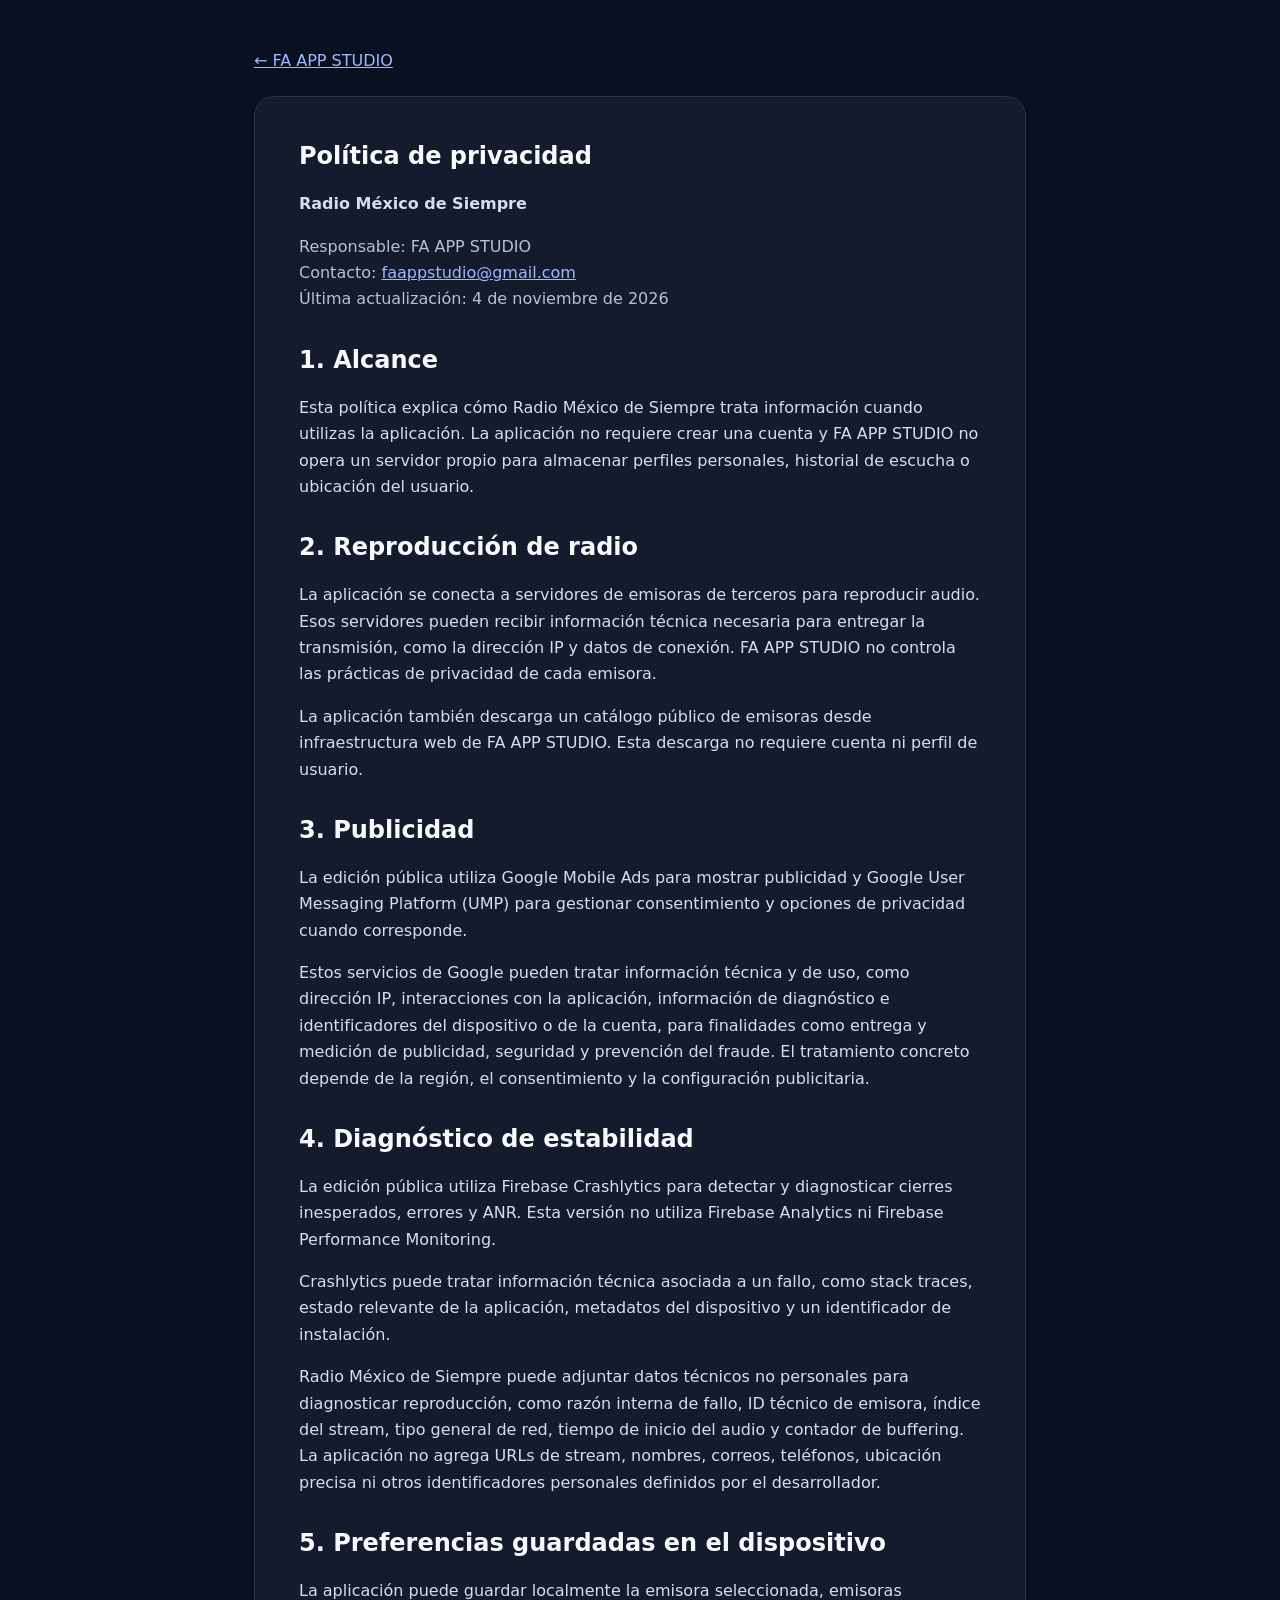
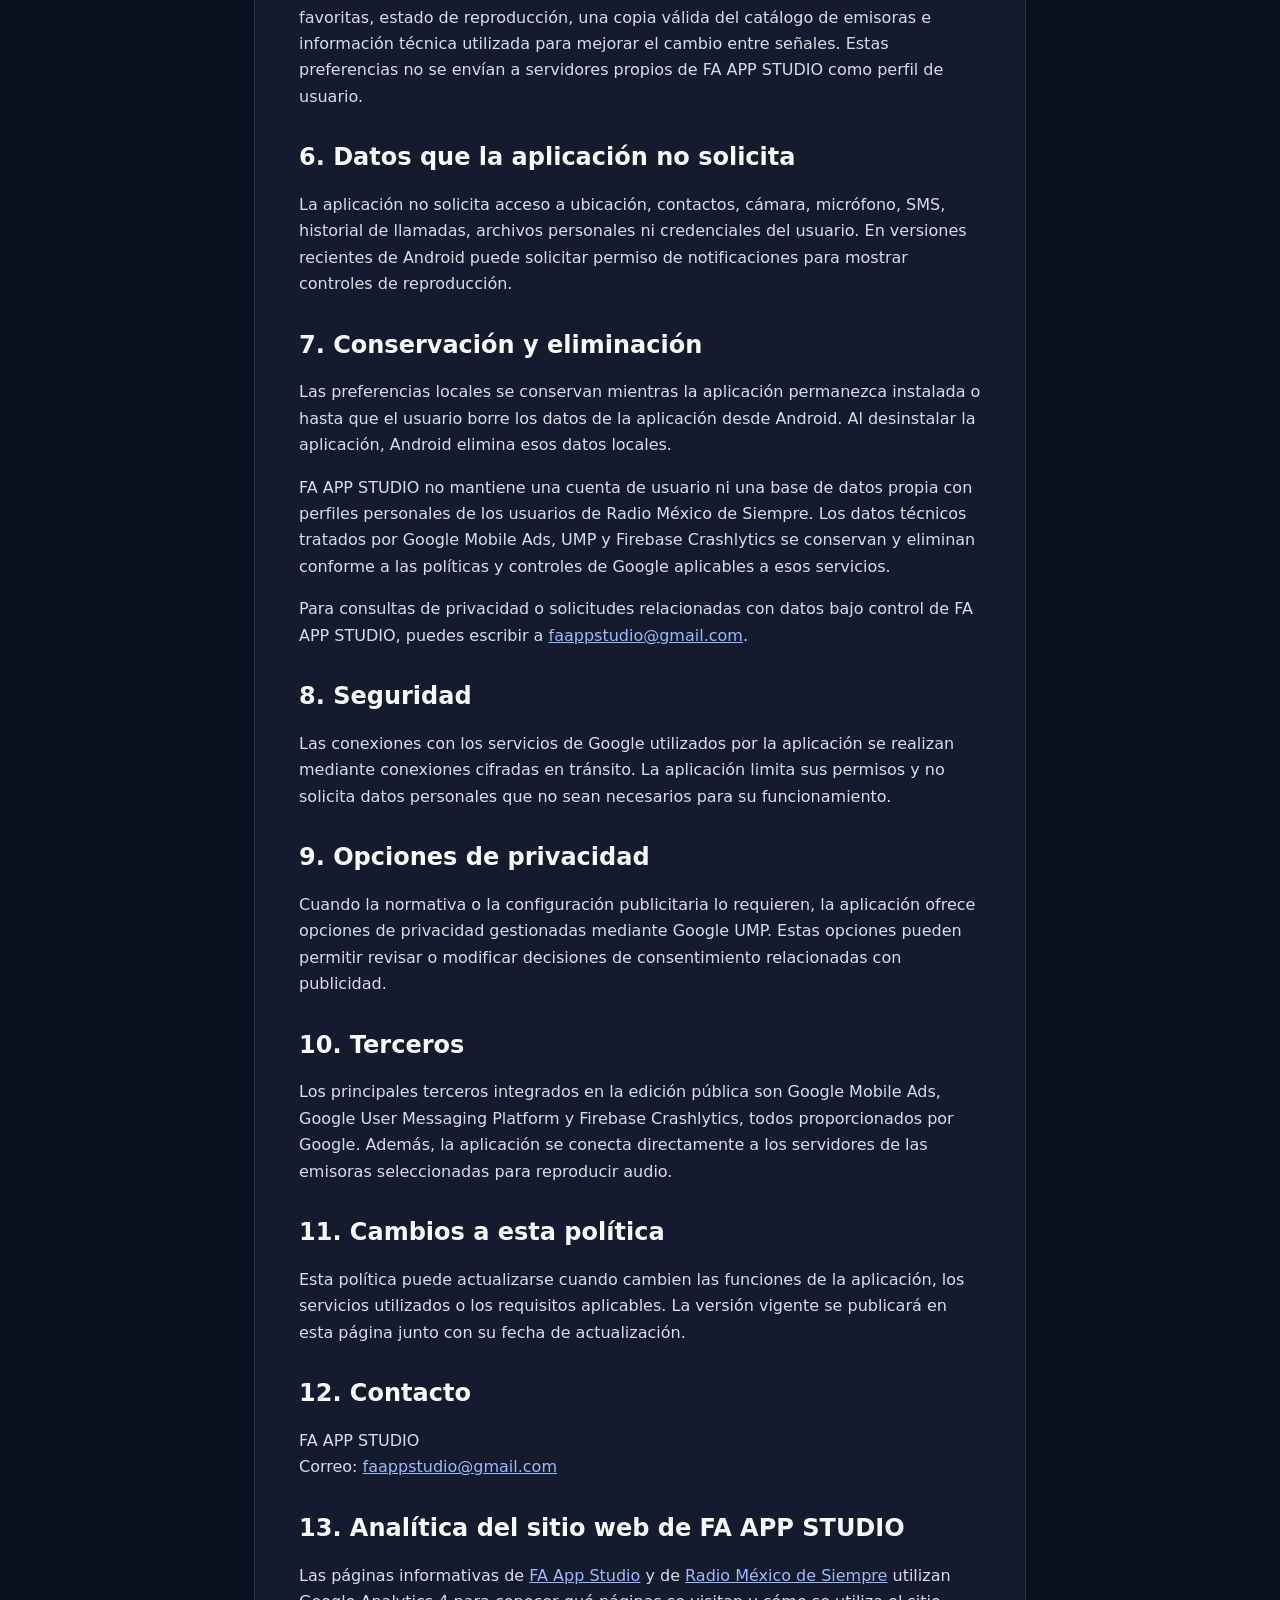
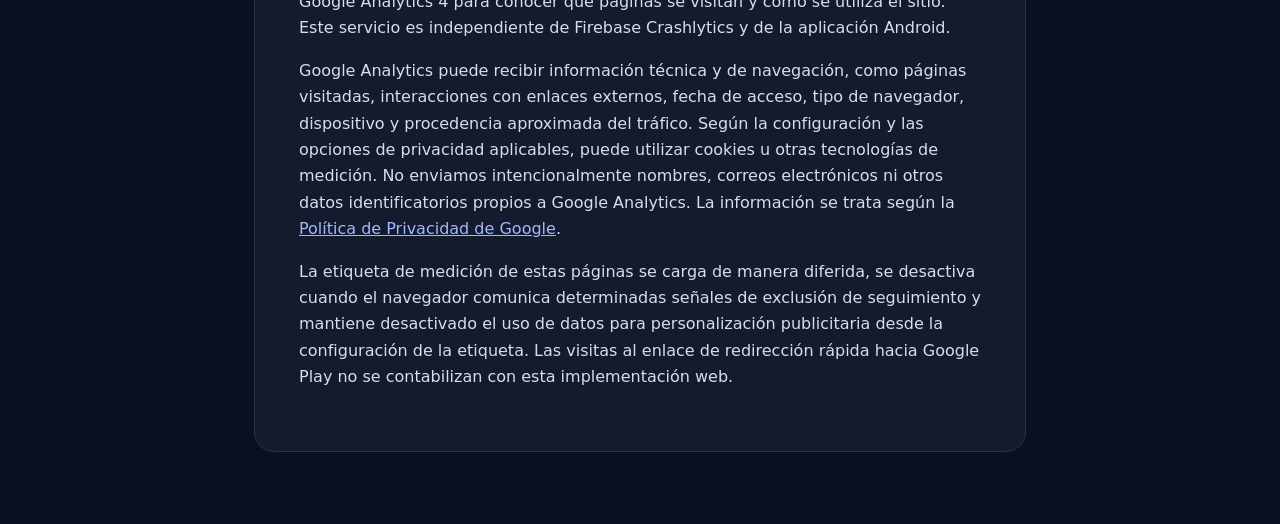
<file: privacy.html>
<!doctype html>
<html lang="es">
<head>
  <meta charset="utf-8">
  <meta name="viewport" content="width=device-width,initial-scale=1">
  <meta name="description" content="Política de privacidad de Radio México de Siempre y analítica web de FA App Studio.">
  <title>Política de privacidad — Radio México de Siempre</title>
  <style>
    :root{color-scheme:light dark;--bg:#0b1020;--card:#141b2d;--text:#f7f9fc;--muted:#b9c1d1;--accent:#9db9ff;--line:#27324a}
    *{box-sizing:border-box}
    body{margin:0;font-family:Inter,system-ui,-apple-system,BlinkMacSystemFont,"Segoe UI",sans-serif;background:#0b1020;color:var(--text);line-height:1.65}
    main{max-width:820px;margin:0 auto;padding:48px 24px 72px}
    article{background:var(--card);border:1px solid var(--line);border-radius:20px;padding:clamp(24px,5vw,44px)}
    h1,h2{line-height:1.25}
    h1{margin-top:0}
    h2{margin-top:32px}
    p,li{color:#d7ddea}
    .meta{color:var(--muted)}
    a{color:var(--accent)}
    .back{display:inline-block;margin-bottom:22px}
  </style>
</head>
<body>
  <main>
    <a class="back" href="/">← FA APP STUDIO</a>
    <article>
      <h1>Política de privacidad</h1>
      <p><strong>Radio México de Siempre</strong></p>
      <p class="meta">Responsable: FA APP STUDIO<br>
      Contacto: <a href="mailto:faappstudio@gmail.com">faappstudio@gmail.com</a><br>
      Última actualización: 4 de noviembre de 2026</p>

      <h2>1. Alcance</h2>
      <p>Esta política explica cómo Radio México de Siempre trata información cuando utilizas la aplicación. La aplicación no requiere crear una cuenta y FA APP STUDIO no opera un servidor propio para almacenar perfiles personales, historial de escucha o ubicación del usuario.</p>

      <h2>2. Reproducción de radio</h2>
      <p>La aplicación se conecta a servidores de emisoras de terceros para reproducir audio. Esos servidores pueden recibir información técnica necesaria para entregar la transmisión, como la dirección IP y datos de conexión. FA APP STUDIO no controla las prácticas de privacidad de cada emisora.</p>
      <p>La aplicación también descarga un catálogo público de emisoras desde infraestructura web de FA APP STUDIO. Esta descarga no requiere cuenta ni perfil de usuario.</p>

      <h2>3. Publicidad</h2>
      <p>La edición pública utiliza Google Mobile Ads para mostrar publicidad y Google User Messaging Platform (UMP) para gestionar consentimiento y opciones de privacidad cuando corresponde.</p>
      <p>Estos servicios de Google pueden tratar información técnica y de uso, como dirección IP, interacciones con la aplicación, información de diagnóstico e identificadores del dispositivo o de la cuenta, para finalidades como entrega y medición de publicidad, seguridad y prevención del fraude. El tratamiento concreto depende de la región, el consentimiento y la configuración publicitaria.</p>

      <h2>4. Diagnóstico de estabilidad</h2>
      <p>La edición pública utiliza Firebase Crashlytics para detectar y diagnosticar cierres inesperados, errores y ANR. Esta versión no utiliza Firebase Analytics ni Firebase Performance Monitoring.</p>
      <p>Crashlytics puede tratar información técnica asociada a un fallo, como stack traces, estado relevante de la aplicación, metadatos del dispositivo y un identificador de instalación.</p>
      <p>Radio México de Siempre puede adjuntar datos técnicos no personales para diagnosticar reproducción, como razón interna de fallo, ID técnico de emisora, índice del stream, tipo general de red, tiempo de inicio del audio y contador de buffering. La aplicación no agrega URLs de stream, nombres, correos, teléfonos, ubicación precisa ni otros identificadores personales definidos por el desarrollador.</p>

      <h2>5. Preferencias guardadas en el dispositivo</h2>
      <p>La aplicación puede guardar localmente la emisora seleccionada, emisoras favoritas, estado de reproducción, una copia válida del catálogo de emisoras e información técnica utilizada para mejorar el cambio entre señales. Estas preferencias no se envían a servidores propios de FA APP STUDIO como perfil de usuario.</p>

      <h2>6. Datos que la aplicación no solicita</h2>
      <p>La aplicación no solicita acceso a ubicación, contactos, cámara, micrófono, SMS, historial de llamadas, archivos personales ni credenciales del usuario. En versiones recientes de Android puede solicitar permiso de notificaciones para mostrar controles de reproducción.</p>

      <h2>7. Conservación y eliminación</h2>
      <p>Las preferencias locales se conservan mientras la aplicación permanezca instalada o hasta que el usuario borre los datos de la aplicación desde Android. Al desinstalar la aplicación, Android elimina esos datos locales.</p>
      <p>FA APP STUDIO no mantiene una cuenta de usuario ni una base de datos propia con perfiles personales de los usuarios de Radio México de Siempre. Los datos técnicos tratados por Google Mobile Ads, UMP y Firebase Crashlytics se conservan y eliminan conforme a las políticas y controles de Google aplicables a esos servicios.</p>
      <p>Para consultas de privacidad o solicitudes relacionadas con datos bajo control de FA APP STUDIO, puedes escribir a <a href="mailto:faappstudio@gmail.com">faappstudio@gmail.com</a>.</p>

      <h2>8. Seguridad</h2>
      <p>Las conexiones con los servicios de Google utilizados por la aplicación se realizan mediante conexiones cifradas en tránsito. La aplicación limita sus permisos y no solicita datos personales que no sean necesarios para su funcionamiento.</p>

      <h2>9. Opciones de privacidad</h2>
      <p>Cuando la normativa o la configuración publicitaria lo requieren, la aplicación ofrece opciones de privacidad gestionadas mediante Google UMP. Estas opciones pueden permitir revisar o modificar decisiones de consentimiento relacionadas con publicidad.</p>

      <h2>10. Terceros</h2>
      <p>Los principales terceros integrados en la edición pública son Google Mobile Ads, Google User Messaging Platform y Firebase Crashlytics, todos proporcionados por Google. Además, la aplicación se conecta directamente a los servidores de las emisoras seleccionadas para reproducir audio.</p>

      <h2>11. Cambios a esta política</h2>
      <p>Esta política puede actualizarse cuando cambien las funciones de la aplicación, los servicios utilizados o los requisitos aplicables. La versión vigente se publicará en esta página junto con su fecha de actualización.</p>

      <h2>12. Contacto</h2>
      <p>FA APP STUDIO<br>
      Correo: <a href="mailto:faappstudio@gmail.com">faappstudio@gmail.com</a></p>
      <h2>13. Analítica del sitio web de FA APP STUDIO</h2>
      <p>Las páginas informativas de <a href="https://faappstudio.github.io/">FA App Studio</a> y de <a href="https://faappstudio.github.io/radio-mexico-de-siempre/">Radio México de Siempre</a> utilizan Google Analytics 4 para conocer qué páginas se visitan y cómo se utiliza el sitio. Este servicio es independiente de Firebase Crashlytics y de la aplicación Android.</p>
      <p>Google Analytics puede recibir información técnica y de navegación, como páginas visitadas, interacciones con enlaces externos, fecha de acceso, tipo de navegador, dispositivo y procedencia aproximada del tráfico. Según la configuración y las opciones de privacidad aplicables, puede utilizar cookies u otras tecnologías de medición. No enviamos intencionalmente nombres, correos electrónicos ni otros datos identificatorios propios a Google Analytics. La información se trata según la <a href="https://policies.google.com/privacy">Política de Privacidad de Google</a>.</p>
      <p>La etiqueta de medición de estas páginas se carga de manera diferida, se desactiva cuando el navegador comunica determinadas señales de exclusión de seguimiento y mantiene desactivado el uso de datos para personalización publicitaria desde la configuración de la etiqueta. Las visitas al enlace de redirección rápida hacia Google Play no se contabilizan con esta implementación web.</p>
    </article>
  </main>
</body>
</html>
</file>
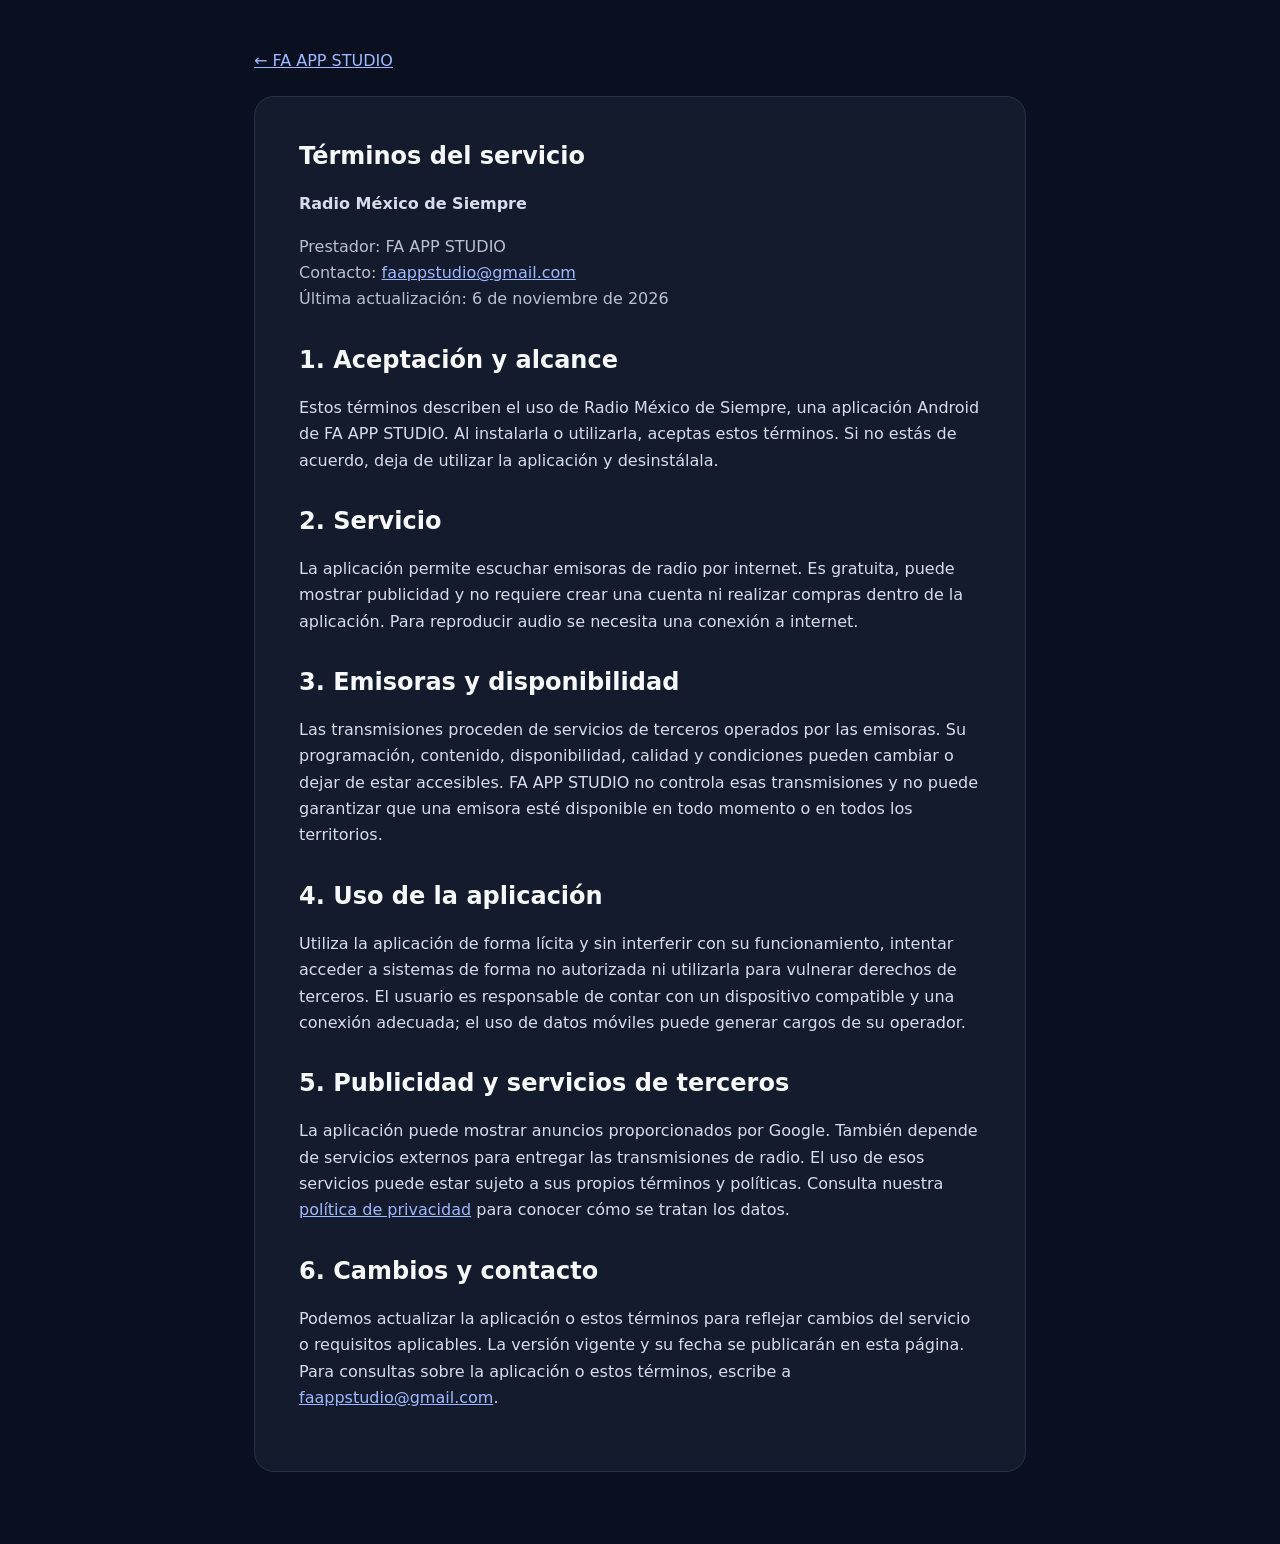
<file: terminos.html>
<!doctype html>
<html lang="es">
<head>
  <meta charset="utf-8">
  <meta name="viewport" content="width=device-width,initial-scale=1">
  <meta name="description" content="Términos de servicio de Radio México de Siempre, aplicación de FA App Studio.">
  <link rel="canonical" href="https://faappstudio.github.io/terminos.html">
  <title>Términos del servicio — Radio México de Siempre</title>
  <style>
    :root{color-scheme:light dark;--bg:#0b1020;--card:#141b2d;--text:#f7f9fc;--muted:#b9c1d1;--accent:#9db9ff;--line:#27324a}
    *{box-sizing:border-box}
    body{margin:0;font-family:Inter,system-ui,-apple-system,BlinkMacSystemFont,"Segoe UI",sans-serif;background:var(--bg);color:var(--text);line-height:1.65}
    main{max-width:820px;margin:0 auto;padding:48px 24px 72px}
    article{background:var(--card);border:1px solid var(--line);border-radius:20px;padding:clamp(24px,5vw,44px)}
    h1,h2{line-height:1.25}
    h1{margin-top:0}
    h2{margin-top:32px}
    p,li{color:#d7ddea}
    .meta{color:var(--muted)}
    a{color:var(--accent)}
    .back{display:inline-block;margin-bottom:22px}
  </style>
</head>
<body>
  <main>
    <a class="back" href="/">← FA APP STUDIO</a>
    <article>
      <h1>Términos del servicio</h1>
      <p><strong>Radio México de Siempre</strong></p>
      <p class="meta">Prestador: FA APP STUDIO<br>
      Contacto: <a href="mailto:faappstudio@gmail.com">faappstudio@gmail.com</a><br>
      Última actualización: 6 de noviembre de 2026</p>

      <h2>1. Aceptación y alcance</h2>
      <p>Estos términos describen el uso de Radio México de Siempre, una aplicación Android de FA APP STUDIO. Al instalarla o utilizarla, aceptas estos términos. Si no estás de acuerdo, deja de utilizar la aplicación y desinstálala.</p>

      <h2>2. Servicio</h2>
      <p>La aplicación permite escuchar emisoras de radio por internet. Es gratuita, puede mostrar publicidad y no requiere crear una cuenta ni realizar compras dentro de la aplicación. Para reproducir audio se necesita una conexión a internet.</p>

      <h2>3. Emisoras y disponibilidad</h2>
      <p>Las transmisiones proceden de servicios de terceros operados por las emisoras. Su programación, contenido, disponibilidad, calidad y condiciones pueden cambiar o dejar de estar accesibles. FA APP STUDIO no controla esas transmisiones y no puede garantizar que una emisora esté disponible en todo momento o en todos los territorios.</p>

      <h2>4. Uso de la aplicación</h2>
      <p>Utiliza la aplicación de forma lícita y sin interferir con su funcionamiento, intentar acceder a sistemas de forma no autorizada ni utilizarla para vulnerar derechos de terceros. El usuario es responsable de contar con un dispositivo compatible y una conexión adecuada; el uso de datos móviles puede generar cargos de su operador.</p>

      <h2>5. Publicidad y servicios de terceros</h2>
      <p>La aplicación puede mostrar anuncios proporcionados por Google. También depende de servicios externos para entregar las transmisiones de radio. El uso de esos servicios puede estar sujeto a sus propios términos y políticas. Consulta nuestra <a href="/privacy.html">política de privacidad</a> para conocer cómo se tratan los datos.</p>

      <h2>6. Cambios y contacto</h2>
      <p>Podemos actualizar la aplicación o estos términos para reflejar cambios del servicio o requisitos aplicables. La versión vigente y su fecha se publicarán en esta página. Para consultas sobre la aplicación o estos términos, escribe a <a href="mailto:faappstudio@gmail.com">faappstudio@gmail.com</a>.</p>
    </article>
  </main>
</body>
</html>
</file>
